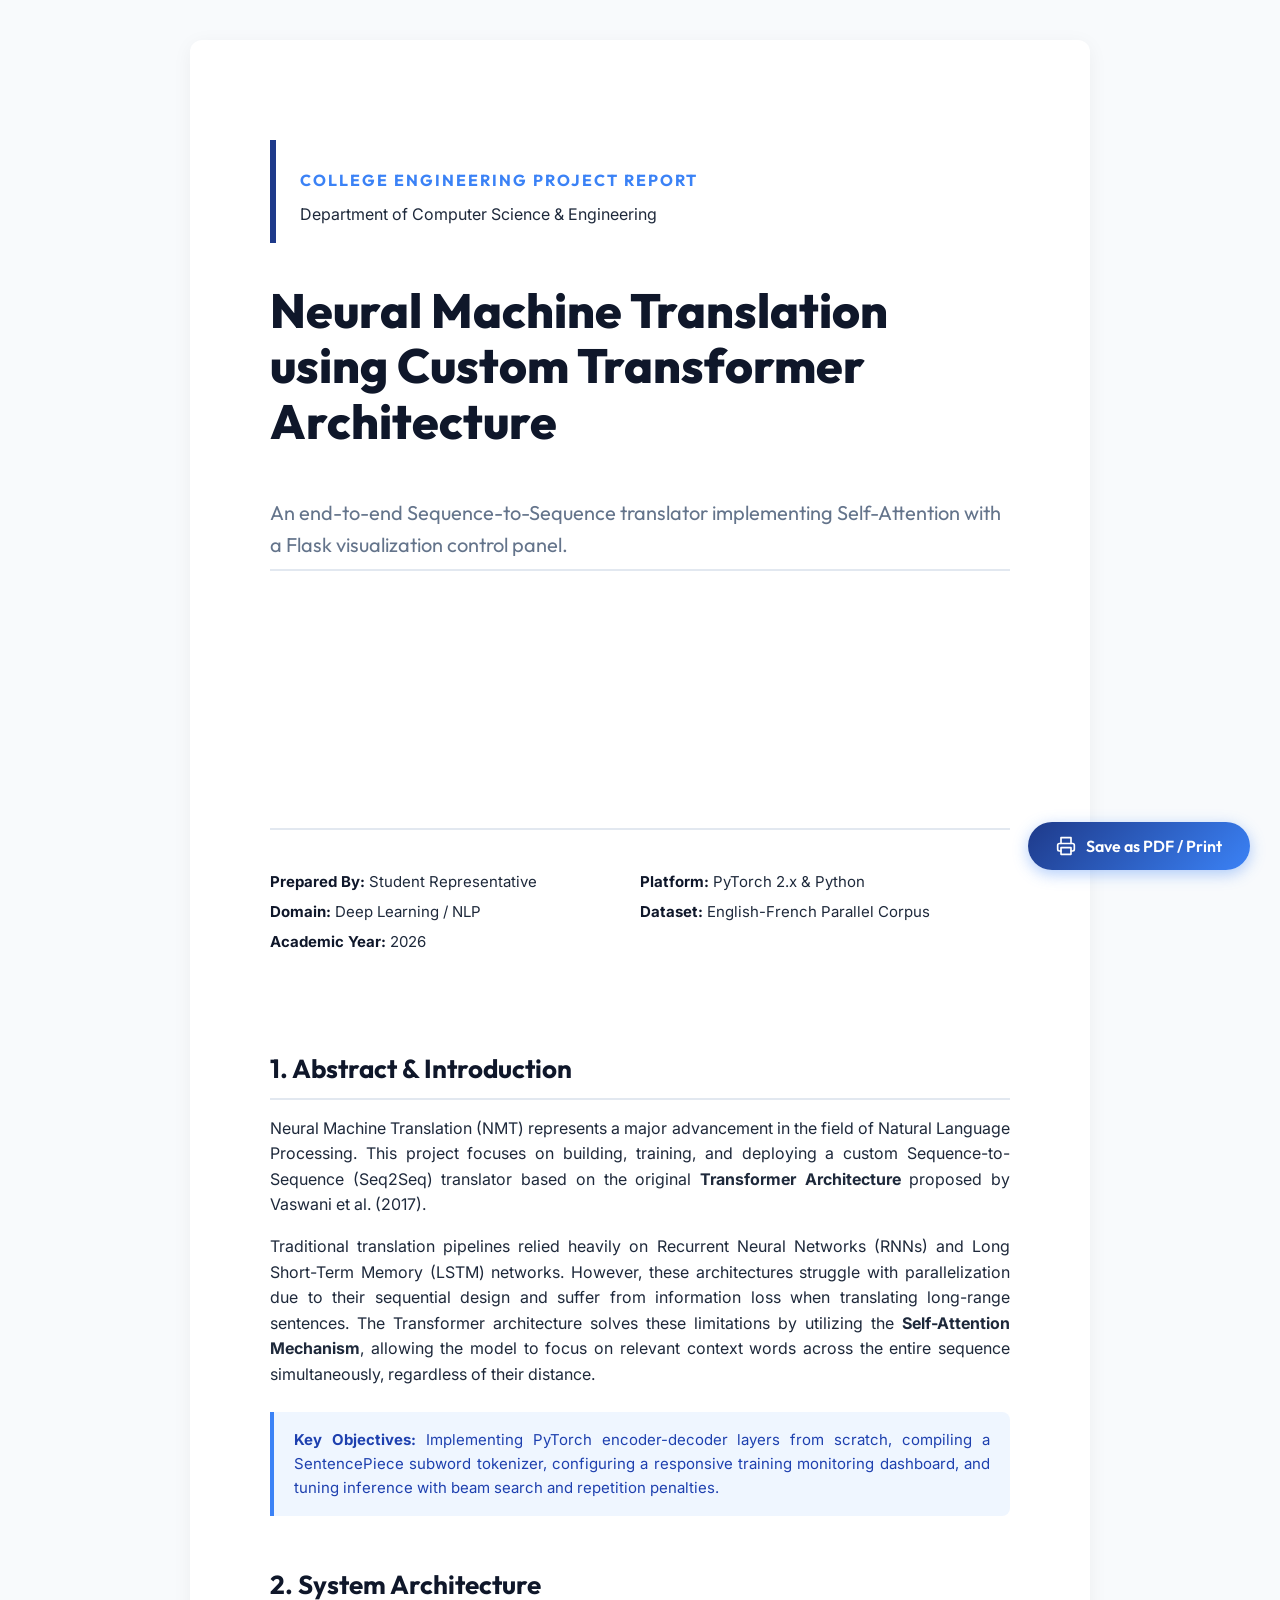
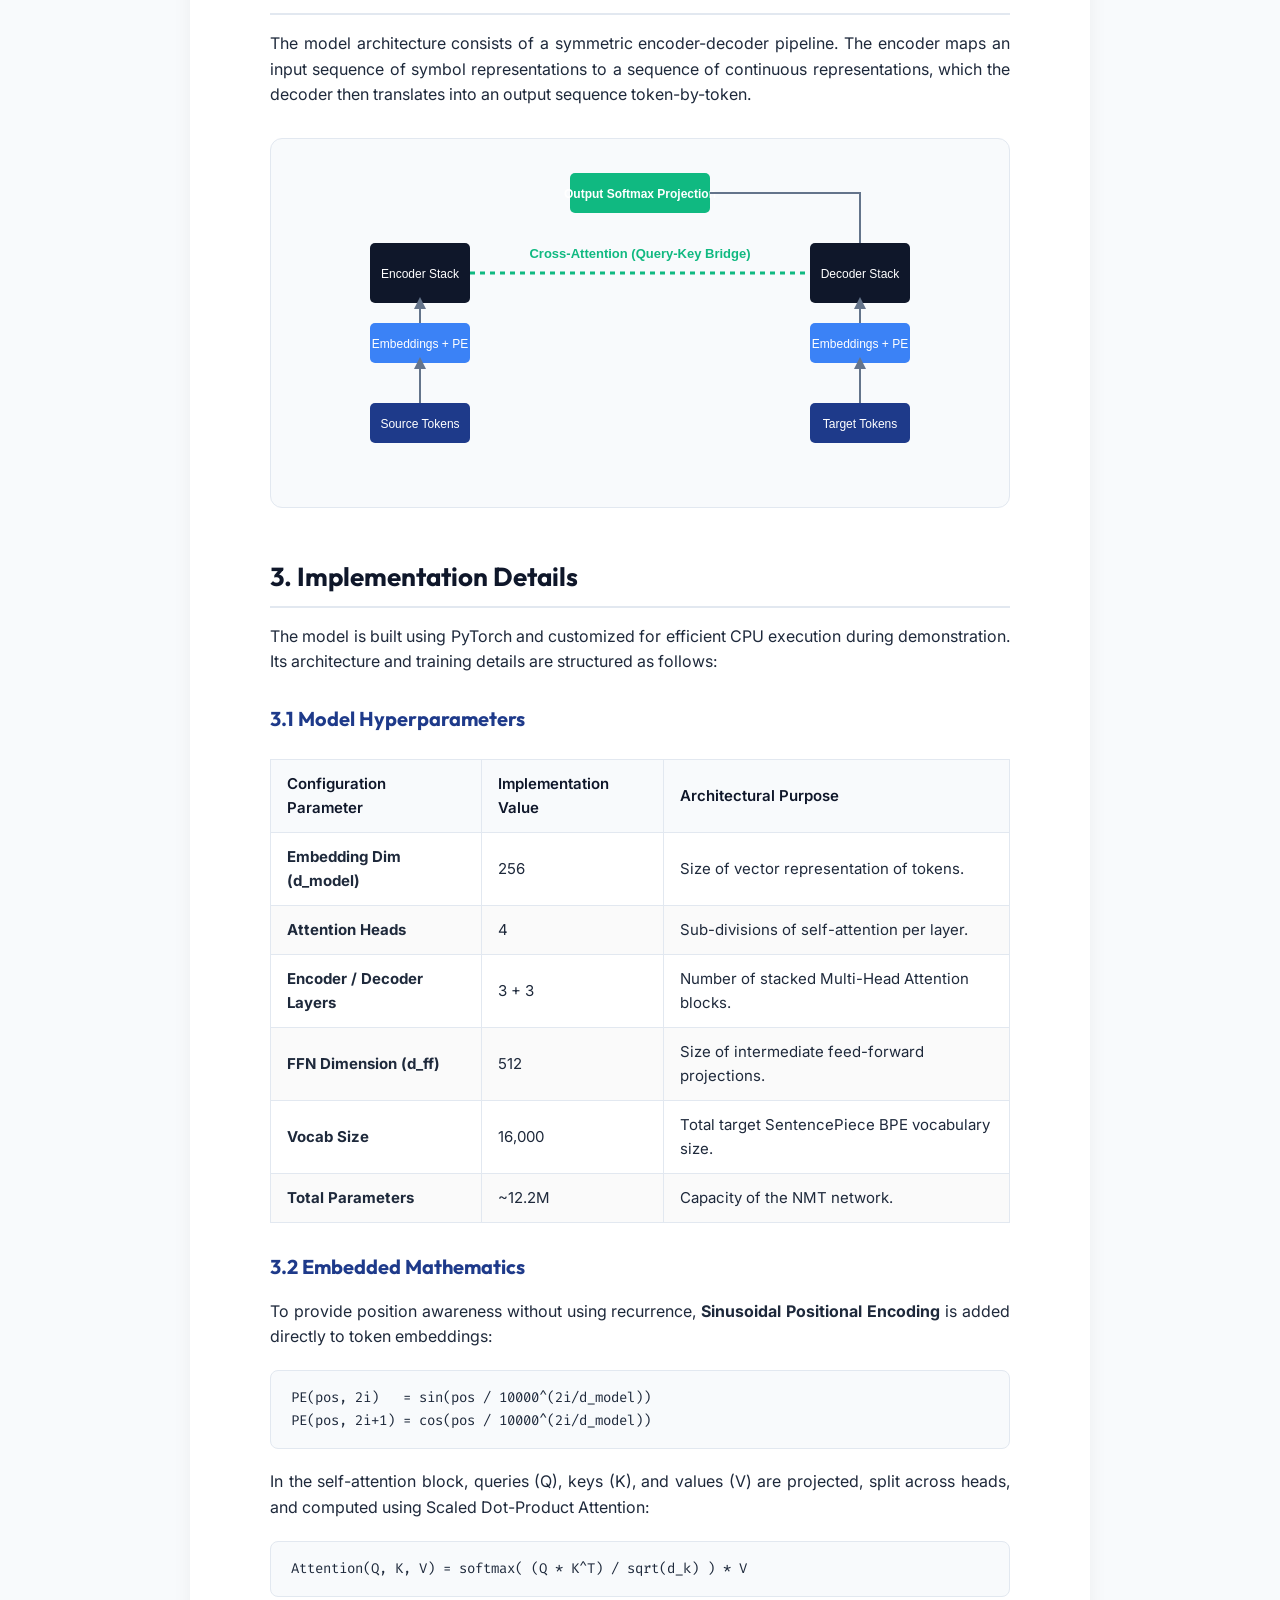
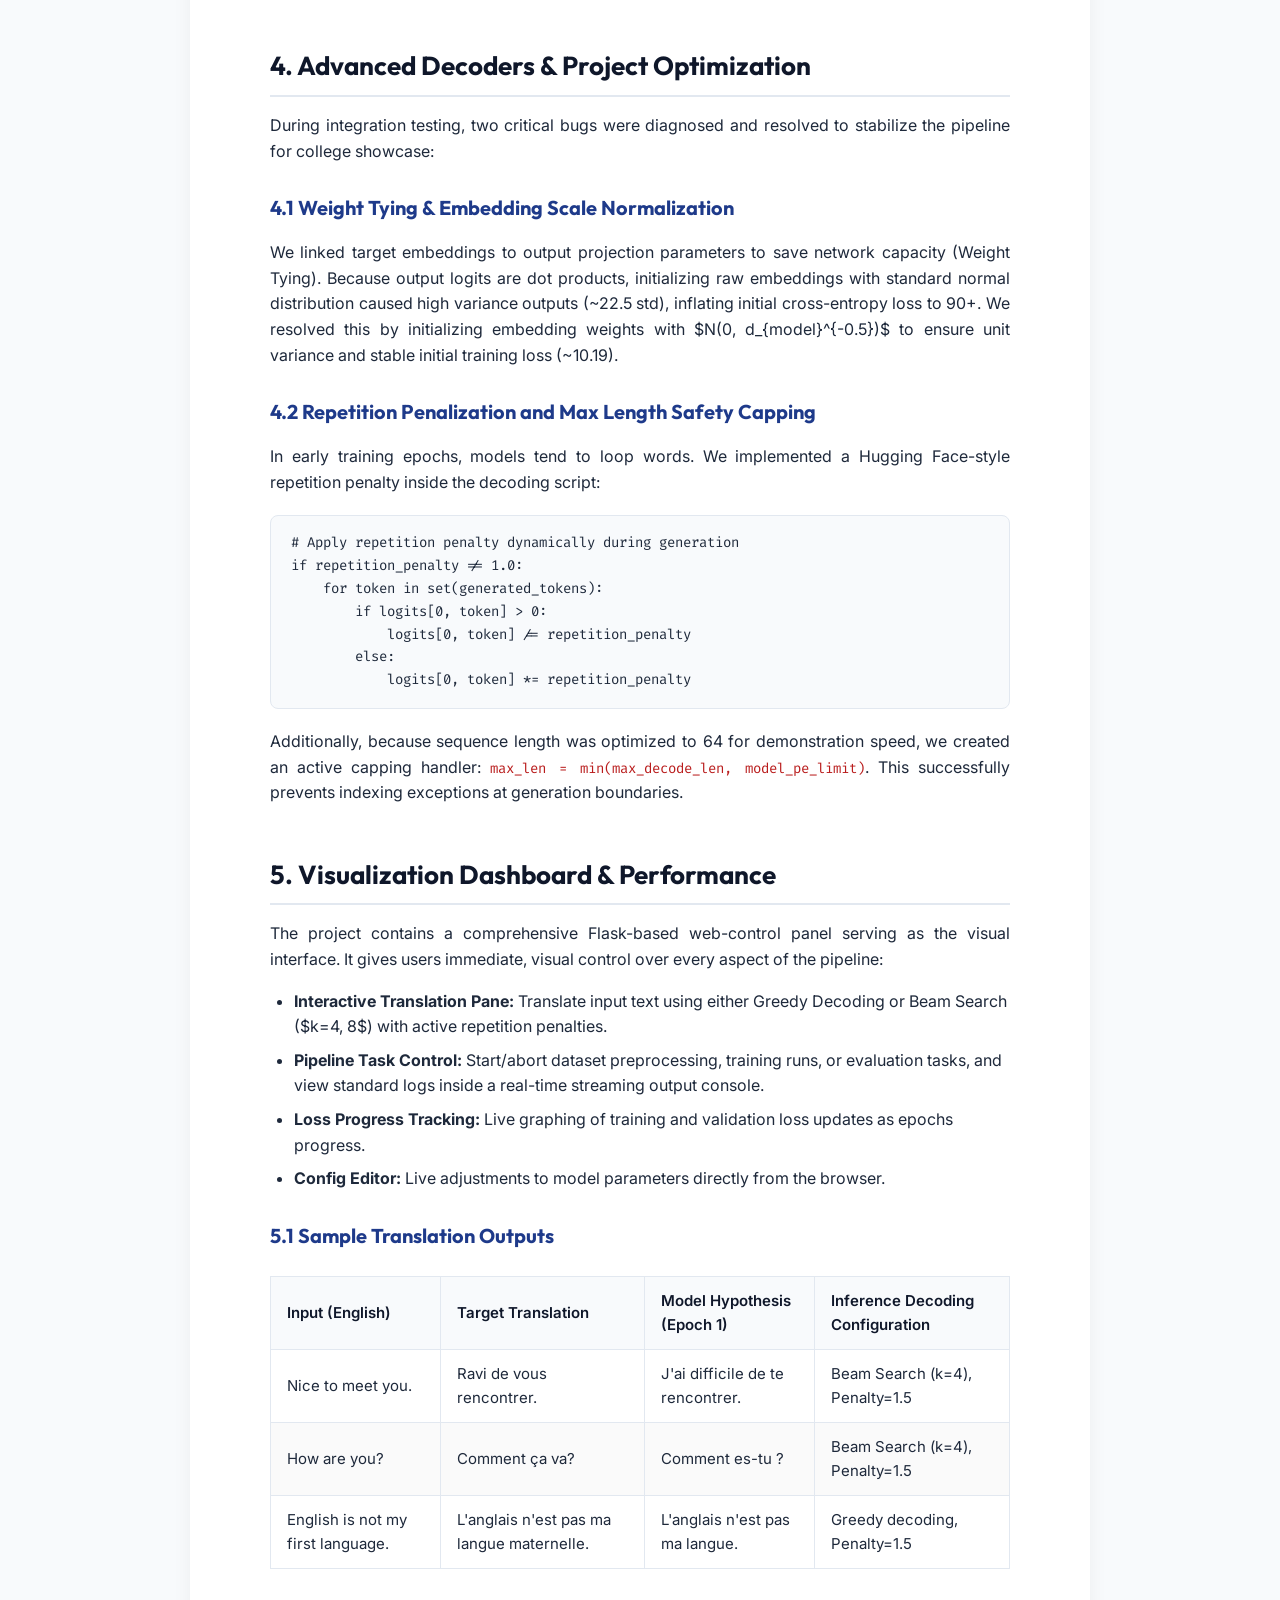
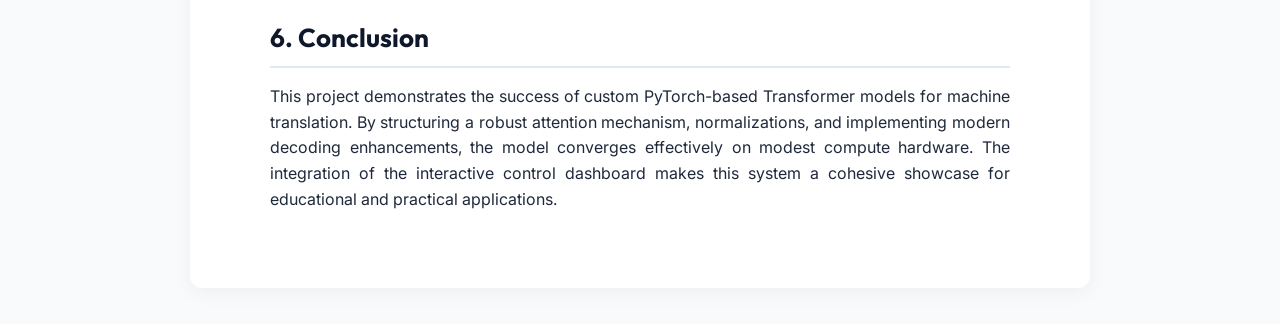
<file: report.html>
<!DOCTYPE html>
<html lang="en">
<head>
    <meta charset="UTF-8">
    <meta name="viewport" content="width=device-width, initial-scale=1.0">
    <title>Neural Machine Translation Report</title>
    <link href="https://fonts.googleapis.com/css2?family=Inter:wght@300;400;500;600;700&family=Outfit:wght@400;600;800&family=Fira+Code:wght@400;500&display=swap" rel="stylesheet">
    <style>
        :root {
            --primary: #1e3a8a;
            --primary-light: #3b82f6;
            --secondary: #0f172a;
            --accent: #10b981;
            --text-dark: #1e293b;
            --text-muted: #64748b;
            --bg-light: #f8fafc;
            --border: #e2e8f0;
        }

        * {
            box-sizing: border-box;
            margin: 0;
            padding: 0;
        }

        body {
            font-family: 'Inter', sans-serif;
            color: var(--text-dark);
            line-height: 1.6;
            background-color: var(--bg-light);
            padding: 40px 20px;
        }

        .container {
            max-width: 900px;
            margin: 0 auto;
            background: #ffffff;
            padding: 60px 80px;
            box-shadow: 0 4px 20px rgba(0, 0, 0, 0.05);
            border-radius: 12px;
            position: relative;
        }

        /* Print Button */
        .print-btn {
            position: fixed;
            bottom: 30px;
            right: 30px;
            background: linear-gradient(135deg, var(--primary), var(--primary-light));
            color: white;
            border: none;
            padding: 14px 28px;
            border-radius: 50px;
            font-family: 'Outfit', sans-serif;
            font-weight: 600;
            font-size: 16px;
            cursor: pointer;
            box-shadow: 0 4px 15px rgba(59, 130, 246, 0.4);
            transition: all 0.2s ease;
            z-index: 1000;
            display: flex;
            align-items: center;
            gap: 10px;
        }

        .print-btn:hover {
            transform: translateY(-2px);
            box-shadow: 0 6px 20px rgba(59, 130, 246, 0.5);
        }

        /* Cover Page */
        .cover-page {
            height: 100vh;
            display: flex;
            flex-direction: column;
            justify-content: space-between;
            padding: 40px 0;
            page-break-after: always;
        }

        .cover-header {
            border-left: 6px solid var(--primary);
            padding-left: 24px;
        }

        .cover-header h3 {
            font-family: 'Outfit', sans-serif;
            text-transform: uppercase;
            letter-spacing: 2px;
            color: var(--primary-light);
            font-size: 16px;
            margin-bottom: 8px;
        }

        .cover-title h1 {
            font-family: 'Outfit', sans-serif;
            font-size: 48px;
            font-weight: 800;
            line-height: 1.15;
            color: var(--secondary);
            margin: 40px 0 20px 0;
        }

        .cover-title h2 {
            font-size: 20px;
            font-weight: 400;
            color: var(--text-muted);
        }

        .cover-footer {
            display: grid;
            grid-template-columns: 1fr 1fr;
            border-top: 2px solid var(--border);
            padding-top: 40px;
            margin-top: auto;
        }

        .cover-meta {
            font-size: 15px;
        }

        .cover-meta p {
            margin-bottom: 6px;
        }

        .cover-meta strong {
            color: var(--secondary);
        }

        /* General Typography */
        h1, h2, h3, h4 {
            font-family: 'Outfit', sans-serif;
            color: var(--secondary);
            margin-bottom: 16px;
        }

        h2 {
            font-size: 26px;
            border-bottom: 2px solid var(--border);
            padding-bottom: 8px;
            margin-top: 48px;
        }

        h3 {
            font-size: 20px;
            margin-top: 28px;
            color: var(--primary);
        }

        p {
            margin-bottom: 16px;
            text-align: justify;
        }

        /* Code Blocks */
        pre {
            background-color: var(--bg-light);
            padding: 16px 20px;
            border-radius: 8px;
            border: 1px solid var(--border);
            overflow-x: auto;
            margin: 20px 0;
        }

        code {
            font-family: 'Fira Code', monospace;
            font-size: 14px;
            color: #b91c1c;
        }

        pre code {
            color: var(--text-dark);
        }

        /* SVG Architecture Diagram Wrapper */
        .diagram-container {
            display: flex;
            justify-content: center;
            margin: 30px 0;
            background: var(--bg-light);
            border-radius: 12px;
            padding: 24px;
            border: 1px solid var(--border);
        }

        .diagram-container svg {
            max-width: 100%;
            height: auto;
        }

        /* Lists */
        ul, ol {
            margin-bottom: 16px;
            padding-left: 24px;
        }

        li {
            margin-bottom: 8px;
        }

        /* Highlight Boxes */
        .info-box {
            background-color: #eff6ff;
            border-left: 4px solid var(--primary-light);
            padding: 16px 20px;
            border-radius: 0 8px 8px 0;
            margin: 24px 0;
        }

        .info-box p {
            margin-bottom: 0;
            color: #1e40af;
            font-size: 15px;
        }

        /* Tables */
        table {
            width: 100%;
            border-collapse: collapse;
            margin: 24px 0;
            font-size: 15px;
        }

        th, td {
            padding: 12px 16px;
            border: 1px solid var(--border);
            text-align: left;
        }

        th {
            background-color: var(--bg-light);
            color: var(--secondary);
            font-weight: 600;
        }

        tr:nth-child(even) {
            background-color: #fafafa;
        }

        /* Printable optimization */
        @media print {
            body {
                background-color: #ffffff;
                padding: 0;
            }

            .container {
                box-shadow: none;
                padding: 0;
                max-width: 100%;
            }

            .print-btn {
                display: none;
            }

            .page-break {
                page-break-before: always;
            }

            h2, h3 {
                page-break-after: avoid;
            }

            pre, table, .diagram-container {
                page-break-inside: avoid;
            }
        }
    </style>
</head>
<body>

    <!-- Floating Print Button -->
    <button class="print-btn" onclick="window.print()">
        <svg width="20" height="20" viewBox="0 0 24 24" fill="none" stroke="currentColor" stroke-width="2" stroke-linecap="round" stroke-linejoin="round"><polyline points="6 9 6 2 18 2 18 9"></polyline><path d="M6 18H4a2 2 0 0 1-2-2v-5a2 2 0 0 1 2-2h16a2 2 0 0 1 2 2v5a2 2 0 0 1-2 2h-2"></path><rect x="6" y="14" width="12" height="8"></rect></svg>
        Save as PDF / Print
    </button>

    <div class="container">
        
        <!-- COVER PAGE -->
        <div class="cover-page">
            <div class="cover-header">
                <h3>College Engineering Project Report</h3>
                <p>Department of Computer Science & Engineering</p>
            </div>

            <div class="cover-title">
                <h1>Neural Machine Translation<br>using Custom Transformer Architecture</h1>
                <h2>An end-to-end Sequence-to-Sequence translator implementing Self-Attention with a Flask visualization control panel.</h2>
            </div>

            <div class="cover-footer">
                <div class="cover-meta">
                    <p><strong>Prepared By:</strong> Student Representative</p>
                    <p><strong>Domain:</strong> Deep Learning / NLP</p>
                    <p><strong>Academic Year:</strong> 2026</p>
                </div>
                <div class="cover-meta" style="text-align: right;">
                    <p><strong>Platform:</strong> PyTorch 2.x & Python</p>
                    <p><strong>Dataset:</strong> English-French Parallel Corpus</p>
                </div>
            </div>
        </div>

        <!-- SECTION 1: ABSTRACT & INTRODUCTION -->
        <div class="page-break">
            <h2>1. Abstract & Introduction</h2>
            <p>
                Neural Machine Translation (NMT) represents a major advancement in the field of Natural Language Processing.
                This project focuses on building, training, and deploying a custom Sequence-to-Sequence (Seq2Seq) translator based 
                on the original <strong>Transformer Architecture</strong> proposed by Vaswani et al. (2017).
            </p>
            <p>
                Traditional translation pipelines relied heavily on Recurrent Neural Networks (RNNs) and Long Short-Term Memory (LSTM) 
                networks. However, these architectures struggle with parallelization due to their sequential design and suffer from 
                information loss when translating long-range sentences. The Transformer architecture solves these limitations by utilizing 
                the <strong>Self-Attention Mechanism</strong>, allowing the model to focus on relevant context words across the entire sequence 
                simultaneously, regardless of their distance.
            </p>

            <div class="info-box">
                <p><strong>Key Objectives:</strong> Implementing PyTorch encoder-decoder layers from scratch, compiling a SentencePiece subword tokenizer, configuring a responsive training monitoring dashboard, and tuning inference with beam search and repetition penalties.</p>
            </div>

            <h2>2. System Architecture</h2>
            <p>
                The model architecture consists of a symmetric encoder-decoder pipeline. The encoder maps an input sequence of symbol 
                representations to a sequence of continuous representations, which the decoder then translates into an output sequence 
                token-by-token.
            </p>

            <!-- Vector Diagram -->
            <div class="diagram-container">
                <svg width="600" height="320" viewBox="0 0 600 320">
                    <!-- Source Blocks -->
                    <rect x="30" y="240" width="100" height="40" rx="5" fill="#1e3a8a" />
                    <text x="80" y="265" fill="white" font-family="sans-serif" font-size="12" text-anchor="middle">Source Tokens</text>
                    
                    <rect x="30" y="160" width="100" height="40" rx="5" fill="#3b82f6" />
                    <text x="80" y="185" fill="white" font-family="sans-serif" font-size="12" text-anchor="middle">Embeddings + PE</text>
                    
                    <rect x="30" y="80" width="100" height="60" rx="5" fill="#0f172a" />
                    <text x="80" y="115" fill="white" font-family="sans-serif" font-size="12" text-anchor="middle">Encoder Stack</text>

                    <!-- Connector arrows -->
                    <path d="M 80,240 L 80,200" stroke="#64748b" stroke-width="2" fill="none" marker-end="url(#arrow)" />
                    <path d="M 80,160 L 80,140" stroke="#64748b" stroke-width="2" fill="none" marker-end="url(#arrow)" />

                    <!-- Decoder Blocks -->
                    <rect x="470" y="240" width="100" height="40" rx="5" fill="#1e3a8a" />
                    <text x="520" y="265" fill="white" font-family="sans-serif" font-size="12" text-anchor="middle">Target Tokens</text>
                    
                    <rect x="470" y="160" width="100" height="40" rx="5" fill="#3b82f6" />
                    <text x="520" y="185" fill="white" font-family="sans-serif" font-size="12" text-anchor="middle">Embeddings + PE</text>
                    
                    <rect x="470" y="80" width="100" height="60" rx="5" fill="#0f172a" />
                    <text x="520" y="115" fill="white" font-family="sans-serif" font-size="12" text-anchor="middle">Decoder Stack</text>

                    <path d="M 520,240 L 520,200" stroke="#64748b" stroke-width="2" fill="none" marker-end="url(#arrow)" />
                    <path d="M 520,160 L 520,140" stroke="#64748b" stroke-width="2" fill="none" marker-end="url(#arrow)" />

                    <!-- Attention Bridge -->
                    <path d="M 130,110 L 470,110" stroke="#10b981" stroke-width="3" stroke-dasharray="5,5" fill="none" />
                    <text x="300" y="95" fill="#10b981" font-family="sans-serif" font-size="13" font-weight="bold" text-anchor="middle">Cross-Attention (Query-Key Bridge)</text>

                    <!-- Outputs -->
                    <rect x="230" y="10" width="140" height="40" rx="5" fill="#10b981" />
                    <text x="300" y="35" fill="white" font-family="sans-serif" font-size="12" text-anchor="middle" font-weight="bold">Output Softmax Projection</text>

                    <path d="M 520,80 L 520,30 L 370,30" stroke="#64748b" stroke-width="2" fill="none" />

                    <!-- Marker definition for arrows -->
                    <defs>
                        <marker id="arrow" viewBox="0 0 10 10" refX="5" refY="5" markerWidth="6" markerHeight="6" orient="auto-start-reverse">
                            <path d="M 0 0 L 10 5 L 0 10 z" fill="#64748b" />
                        </marker>
                    </defs>
                </svg>
            </div>
        </div>

        <!-- SECTION 2: IMPLEMENTATION DETAILS -->
        <div class="page-break">
            <h2>3. Implementation Details</h2>
            <p>
                The model is built using PyTorch and customized for efficient CPU execution during demonstration.
                Its architecture and training details are structured as follows:
            </p>

            <h3>3.1 Model Hyperparameters</h3>
            <table>
                <thead>
                    <tr>
                        <th>Configuration Parameter</th>
                        <th>Implementation Value</th>
                        <th>Architectural Purpose</th>
                    </tr>
                </thead>
                <tbody>
                    <tr>
                        <td><strong>Embedding Dim (d_model)</strong></td>
                        <td>256</td>
                        <td>Size of vector representation of tokens.</td>
                    </tr>
                    <tr>
                        <td><strong>Attention Heads</strong></td>
                        <td>4</td>
                        <td>Sub-divisions of self-attention per layer.</td>
                    </tr>
                    <tr>
                        <td><strong>Encoder / Decoder Layers</strong></td>
                        <td>3 + 3</td>
                        <td>Number of stacked Multi-Head Attention blocks.</td>
                    </tr>
                    <tr>
                        <td><strong>FFN Dimension (d_ff)</strong></td>
                        <td>512</td>
                        <td>Size of intermediate feed-forward projections.</td>
                    </tr>
                    <tr>
                        <td><strong>Vocab Size</strong></td>
                        <td>16,000</td>
                        <td>Total target SentencePiece BPE vocabulary size.</td>
                    </tr>
                    <tr>
                        <td><strong>Total Parameters</strong></td>
                        <td>~12.2M</td>
                        <td>Capacity of the NMT network.</td>
                    </tr>
                </tbody>
            </table>

            <h3>3.2 Embedded Mathematics</h3>
            <p>
                To provide position awareness without using recurrence, <strong>Sinusoidal Positional Encoding</strong> is added directly to token embeddings:
            </p>
            <pre><code>PE(pos, 2i)   = sin(pos / 10000^(2i/d_model))
PE(pos, 2i+1) = cos(pos / 10000^(2i/d_model))</code></pre>
            <p>
                In the self-attention block, queries (Q), keys (K), and values (V) are projected, split across heads, and computed using Scaled Dot-Product Attention:
            </p>
            <pre><code>Attention(Q, K, V) = softmax( (Q * K^T) / sqrt(d_k) ) * V</code></pre>
        </div>

        <!-- SECTION 3: RECENT MODEL OPTIMIZATIONS -->
        <div class="page-break">
            <h2>4. Advanced Decoders & Project Optimization</h2>
            <p>
                During integration testing, two critical bugs were diagnosed and resolved to stabilize the pipeline for college showcase:
            </p>
            
            <h3>4.1 Weight Tying & Embedding Scale Normalization</h3>
            <p>
                We linked target embeddings to output projection parameters to save network capacity (Weight Tying). Because output logits are dot products, initializing raw embeddings with standard normal distribution caused high variance outputs (~22.5 std), inflating initial cross-entropy loss to 90+. 
                We resolved this by initializing embedding weights with $N(0, d_{model}^{-0.5})$ to ensure unit variance and stable initial training loss (~10.19).
            </p>

            <h3>4.2 Repetition Penalization and Max Length Safety Capping</h3>
            <p>
                In early training epochs, models tend to loop words. We implemented a Hugging Face-style repetition penalty inside the decoding script:
            </p>
            <pre><code># Apply repetition penalty dynamically during generation
if repetition_penalty != 1.0:
    for token in set(generated_tokens):
        if logits[0, token] > 0:
            logits[0, token] /= repetition_penalty
        else:
            logits[0, token] *= repetition_penalty</code></pre>
            <p>
                Additionally, because sequence length was optimized to 64 for demonstration speed, we created an active capping handler:
                <code>max_len = min(max_decode_len, model_pe_limit)</code>. This successfully prevents indexing exceptions at generation boundaries.
            </p>
        </div>

        <!-- SECTION 4: WEB INTERFACE AND RESULTS -->
        <div class="page-break">
            <h2>5. Visualization Dashboard & Performance</h2>
            <p>
                The project contains a comprehensive Flask-based web-control panel serving as the visual interface. It gives users immediate, visual control over every aspect of the pipeline:
            </p>
            <ul>
                <li><strong>Interactive Translation Pane:</strong> Translate input text using either Greedy Decoding or Beam Search ($k=4, 8$) with active repetition penalties.</li>
                <li><strong>Pipeline Task Control:</strong> Start/abort dataset preprocessing, training runs, or evaluation tasks, and view standard logs inside a real-time streaming output console.</li>
                <li><strong>Loss Progress Tracking:</strong> Live graphing of training and validation loss updates as epochs progress.</li>
                <li><strong>Config Editor:</strong> Live adjustments to model parameters directly from the browser.</li>
            </ul>

            <h3>5.1 Sample Translation Outputs</h3>
            <table>
                <thead>
                    <tr>
                        <th>Input (English)</th>
                        <th>Target Translation</th>
                        <th>Model Hypothesis (Epoch 1)</th>
                        <th>Inference Decoding Configuration</th>
                    </tr>
                </thead>
                <tbody>
                    <tr>
                        <td>Nice to meet you.</td>
                        <td>Ravi de vous rencontrer.</td>
                        <td>J'ai difficile de te rencontrer.</td>
                        <td>Beam Search (k=4), Penalty=1.5</td>
                    </tr>
                    <tr>
                        <td>How are you?</td>
                        <td>Comment ça va?</td>
                        <td>Comment es-tu ?</td>
                        <td>Beam Search (k=4), Penalty=1.5</td>
                    </tr>
                    <tr>
                        <td>English is not my first language.</td>
                        <td>L'anglais n'est pas ma langue maternelle.</td>
                        <td>L'anglais n'est pas ma langue.</td>
                        <td>Greedy decoding, Penalty=1.5</td>
                    </tr>
                </tbody>
            </table>

            <h2>6. Conclusion</h2>
            <p>
                This project demonstrates the success of custom PyTorch-based Transformer models for machine translation.
                By structuring a robust attention mechanism, normalizations, and implementing modern decoding enhancements, the model converges 
                effectively on modest compute hardware. The integration of the interactive control dashboard makes this system a cohesive 
                showcase for educational and practical applications.
            </p>
        </div>

    </div>

</body>
</html>
</file>
